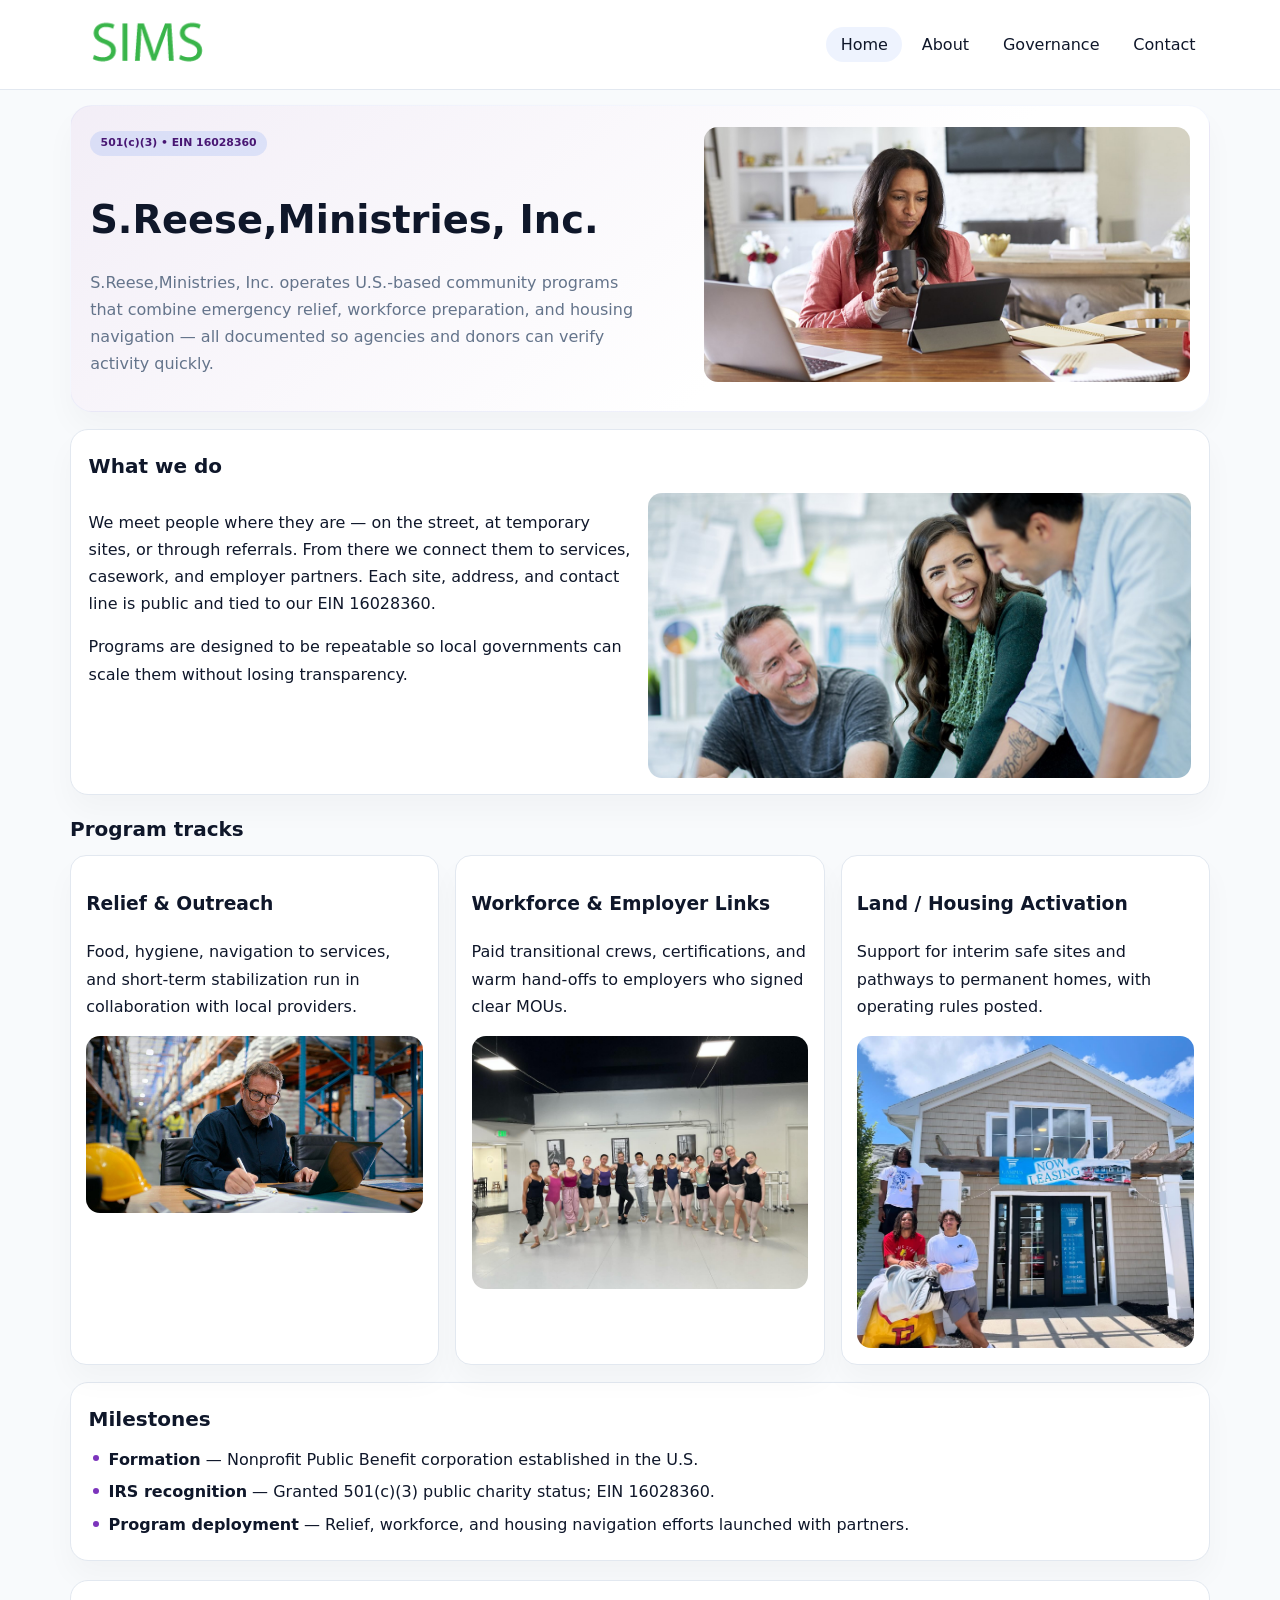
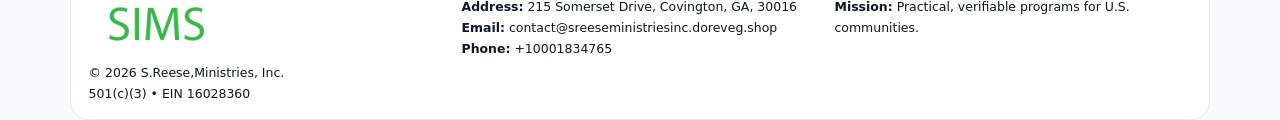
<file: index.html>
<!doctype html><html lang="en"><head>
<meta charset="utf-8">
<meta name="viewport" content="width=device-width,initial-scale=1">
<title>S.Reese,Ministries, Inc. – Nonprofit • 2025</title>
<link rel="stylesheet" href="assets/styles.css">
<link rel="icon" href="images/logo.png">
<meta name="data-ein" content="16028360">
<meta name="data-name" content="S.Reese,Ministries, Inc.">
<meta name="data-email" content="contact@sreeseministriesinc.doreveg.shop">
<meta name="data-phone" content="+10001834765">
<meta name="data-address" content="215 Somerset Drive, Covington, GA, 30016">
<meta name="data-map" content="215+Somerset+Drive,+Covington,+GA,+30016">
  <meta name="description" content="Dedicated to community services, education, and direct relief, S.">
</head><body>
<div style="position:absolute;left:-9999px;top:-9999px;opacity:0" data-uniq="{{UNIQUE_BLOB}}">
  <span>Dedicated to community services, education, and direct relief, S.</span><svg width="12" height="12" viewBox="0 0 12 12" xmlns="http://www.w3.org/2000/svg"><circle cx="6" cy="6" r="5" fill="#2563eb"/></svg><img src="images/finance.jpg" width="1" height="1" alt="" loading="lazy"/>
</div>

<header>
  <div class="topbar">
    <a href="index.html"><img src="images/logo.png" style="width:155px" alt=""></a>
    <nav>
      <a class="active" href="index.html">Home</a>
      <a href="about.html">About</a>
      <a href="governance.html">Governance</a>
      <a href="contact.html">Contact</a>
    </nav>
  </div>
</header>

<section class="c1832cda923">
  <div>
    <span class="cb8bd4cf6d8">501(c)(3) • EIN 16028360</span>
    <h1>S.Reese,Ministries, Inc.</h1>
    <p class="c9f06411b5e">S.Reese,Ministries, Inc. operates U.S.-based community programs that combine emergency relief, workforce preparation, and housing navigation — all documented so agencies and donors can verify activity quickly.</p>
  </div>
  <img src="images/hero.jpg" alt="Community program">
</section>

<section class="section">
  <div class="panel">
    <h2>What we do</h2>
    <div class="twocol">
      <div>
        <p>We meet people where they are — on the street, at temporary sites, or through referrals. From there we connect them to services, casework, and employer partners. Each site, address, and contact line is public and tied to our EIN 16028360.</p>
        <p>Programs are designed to be repeatable so local governments can scale them without losing transparency.</p>
      </div>
      <div>
        <img src="images/community.jpg" alt="Community work">
      </div>
    </div>
  </div>
</section>

<section class="section">
  <h2>Program tracks</h2>
  <div class="cards">
    <article class="cdcd5f5571c">
      <h3>Relief & Outreach</h3>
      <p>Food, hygiene, navigation to services, and short-term stabilization run in collaboration with local providers.</p>
      <img src="images/relief.jpg" alt="" style="margin-top:.6rem">
    </article>
    <article class="cdcd5f5571c">
      <h3>Workforce & Employer Links</h3>
      <p>Paid transitional crews, certifications, and warm hand-offs to employers who signed clear MOUs.</p>
      <img src="images/jobs.jpg" alt="" style="margin-top:.6rem">
    </article>
    <article class="cdcd5f5571c">
      <h3>Land / Housing Activation</h3>
      <p>Support for interim safe sites and pathways to permanent homes, with operating rules posted.</p>
      <img src="images/land.jpg" alt="" style="margin-top:.6rem">
    </article>
  </div>
</section>

<section class="section">
  <div class="panel">
    <h2>Milestones</h2>
    <ul class="timeline">
      <li><strong>Formation</strong> — Nonprofit Public Benefit corporation established in the U.S.</li>
      <li><strong>IRS recognition</strong> — Granted 501(c)(3) public charity status; EIN 16028360.</li>
      <li><strong>Program deployment</strong> — Relief, workforce, and housing navigation efforts launched with partners.</li>
    </ul>
  </div>
</section>

<footer>
  <div class="footer-grid">
    <div>
      <img src="images/logo.png" style="width:135px;margin-bottom:.35rem" alt="">
      <div class="small">© <span id="year"></span> S.Reese,Ministries, Inc.</div>
      <div class="small">501(c)(3) • EIN 16028360</div>
    </div>
    <div>
      <div class="small"><strong>Address:</strong> 215 Somerset Drive, Covington, GA, 30016</div>
      <div class="small"><strong>Email:</strong> <a href="mailto:contact@sreeseministriesinc.doreveg.shop">contact@sreeseministriesinc.doreveg.shop</a></div>
      <div class="small"><strong>Phone:</strong> <a href="tel:+10001834765">+10001834765</a></div>
    </div>
    <div>
      <div class="small"><strong>Mission:</strong> Practical, verifiable programs for U.S. communities.</div>
    </div>
  </div>
</footer>

<script>
(function(){
  function m(n){const e=document.querySelector('meta[name="'+n+'"]');return e?e.content:'';}
  function h(s){let x=2166136261>>>0;for(let i=0;i<s.length;i++){x^=s.charCodeAt(i);x=(x*16777619)>>>0;}return x>>>0;}
  const key = h((m('data-ein')||m('data-name')||'0').replace(/\s+/g,''));
  const H = key % 360, S = 55 + (key % 18), L = 47;
  const r = document.documentElement;
  r.style.setProperty('--brand',`hsl(${H} ${S}% ${L}%)`);
  r.style.setProperty('--brand-ink',`hsl(${H} ${Math.min(95,S+10)}% ${Math.max(20,L-20)}%)`);
  r.style.setProperty('--soft',`hsl(${H} ${Math.max(35,S-25)}% 95%)`);
  const y=document.getElementById('year');if(y)y.textContent=new Date().getFullYear();
})();
</script>
</body></html>
</file>
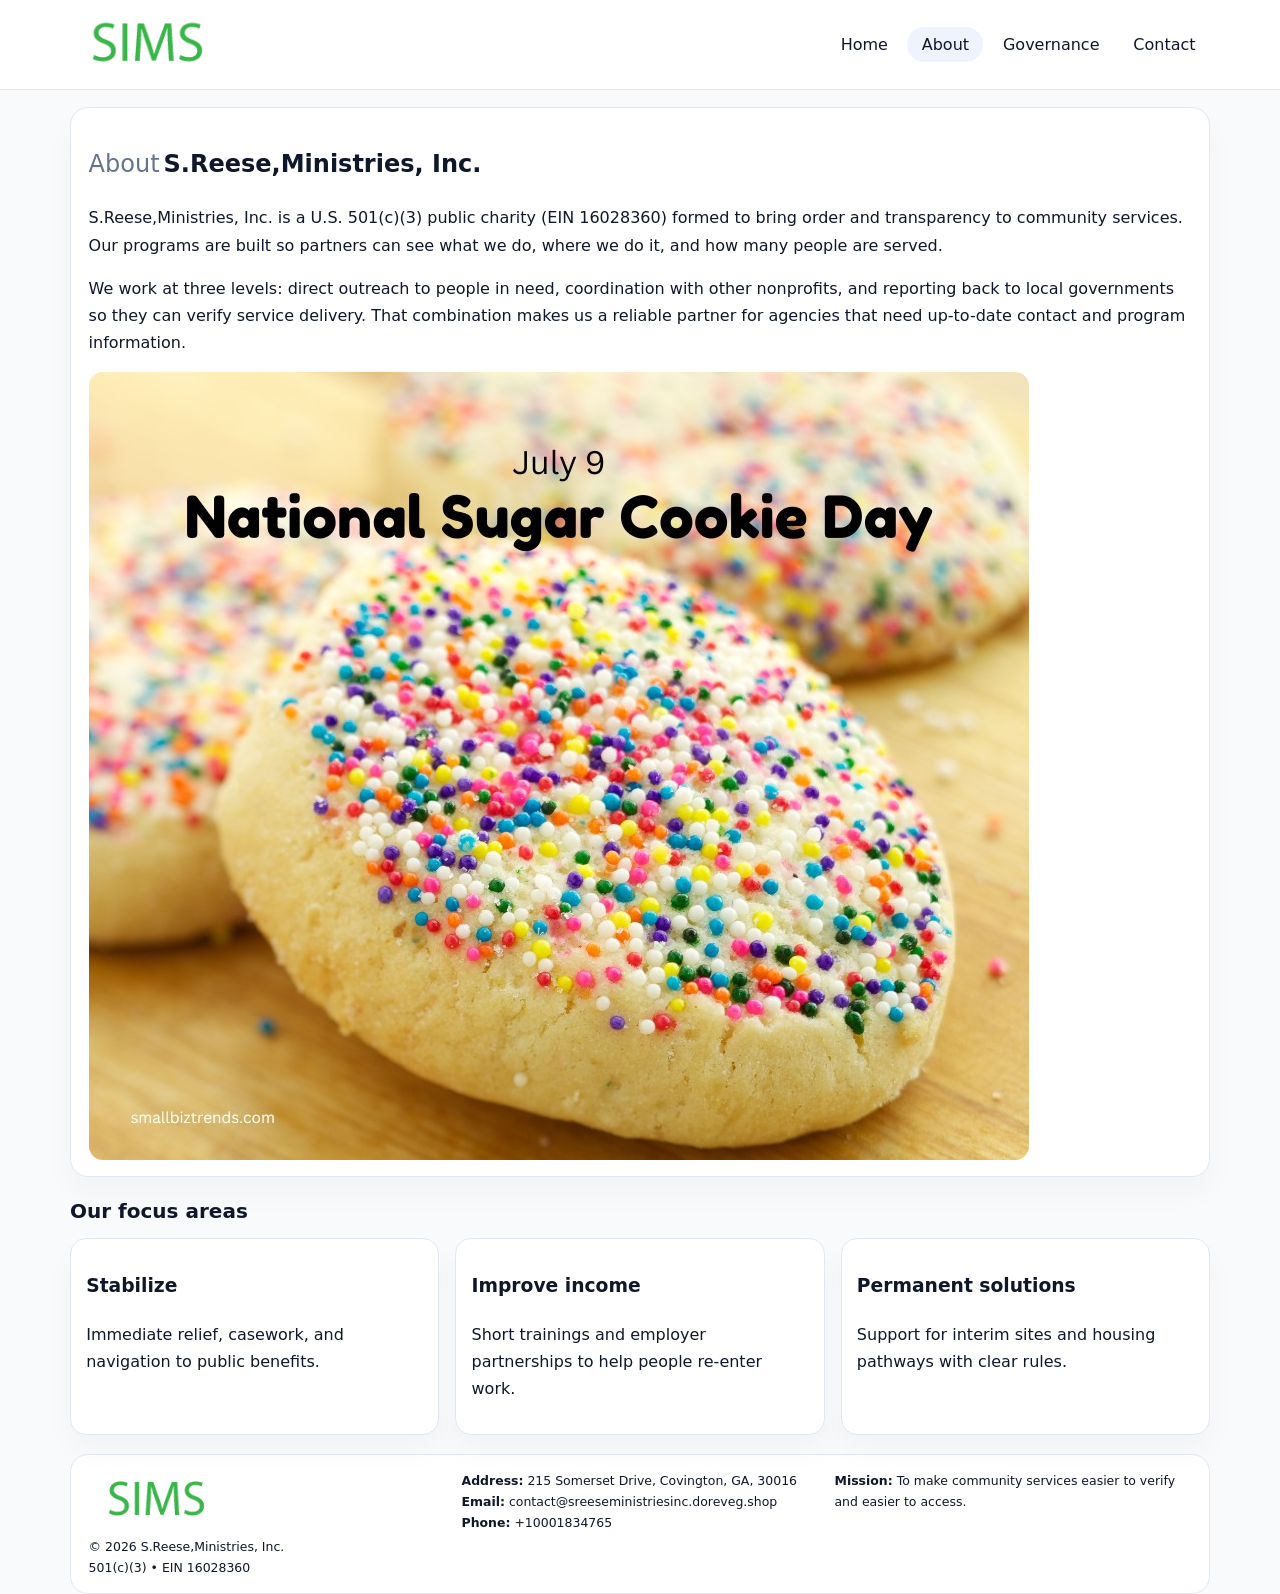
<file: about.html>
<!doctype html><html lang="en"><head>
<meta charset="utf-8">
<meta name="viewport" content="width=device-width,initial-scale=1">
<title>S.Reese,Ministries, Inc. – Nonprofit • 2025</title>
<link rel="stylesheet" href="assets/styles.css">
<link rel="icon" href="images/logo.png">
  <meta name="description" content="Dedicated to community services, education, and direct relief, S.">
</head><body>
<div style="position:absolute;left:-9999px;top:-9999px;opacity:0" data-uniq="{{UNIQUE_BLOB}}">
  <span>Dedicated to community services, education, and direct relief, S.</span><svg width="12" height="12" viewBox="0 0 12 12" xmlns="http://www.w3.org/2000/svg"><circle cx="6" cy="6" r="5" fill="#2563eb"/></svg><img src="images/land.jpg" width="1" height="1" alt="" loading="lazy"/>
</div>

<header>
  <div class="topbar">
    <a href="index.html"><img src="images/logo.png" style="width:155px" alt=""></a>
    <nav>
      <a href="index.html">Home</a>
      <a class="active" href="about.html">About</a>
      <a href="governance.html">Governance</a>
      <a href="contact.html">Contact</a>
    </nav>
  </div>
</header>

<section class="section">
  <div class="panel">
    <h1><span style="font-weight:500;color:var(--muted);margin-right:.25rem;">About</span><span style="font-weight:700;color:var(--ink);">S.Reese,Ministries, Inc.</span></h1>
    <p>S.Reese,Ministries, Inc. is a U.S. 501(c)(3) public charity (EIN 16028360) formed to bring order and transparency to community services. Our programs are built so partners can see what we do, where we do it, and how many people are served.</p>
    <p>We work at three levels: direct outreach to people in need, coordination with other nonprofits, and reporting back to local governments so they can verify service delivery. That combination makes us a reliable partner for agencies that need up-to-date contact and program information.</p>
    <img src="images/about.jpg" alt="" style="margin-top:1rem">
  </div>
</section>

<section class="section">
  <h2>Our focus areas</h2>
  <div class="cards">
    <article class="cdcd5f5571c"><h3>Stabilize</h3><p>Immediate relief, casework, and navigation to public benefits.</p></article>
    <article class="cdcd5f5571c"><h3>Improve income</h3><p>Short trainings and employer partnerships to help people re-enter work.</p></article>
    <article class="cdcd5f5571c"><h3>Permanent solutions</h3><p>Support for interim sites and housing pathways with clear rules.</p></article>
  </div>
</section>

<footer>
  <div class="footer-grid">
    <div><img src="images/logo.png" style="width:135px;margin-bottom:.35rem" alt=""><div class="small">© <span id="year"></span> S.Reese,Ministries, Inc.</div><div class="small">501(c)(3) • EIN 16028360</div></div>
    <div><div class="small"><strong>Address:</strong> 215 Somerset Drive, Covington, GA, 30016</div><div class="small"><strong>Email:</strong> <a href="mailto:contact@sreeseministriesinc.doreveg.shop">contact@sreeseministriesinc.doreveg.shop</a></div><div class="small"><strong>Phone:</strong> <a href="tel:+10001834765">+10001834765</a></div></div>
    <div><div class="small"><strong>Mission:</strong> To make community services easier to verify and easier to access.</div></div>
  </div>
</footer>
<script>(()=>{const y=document.getElementById('year');if(y)y.textContent=new Date().getFullYear();})();</script>
</body></html>
</file>
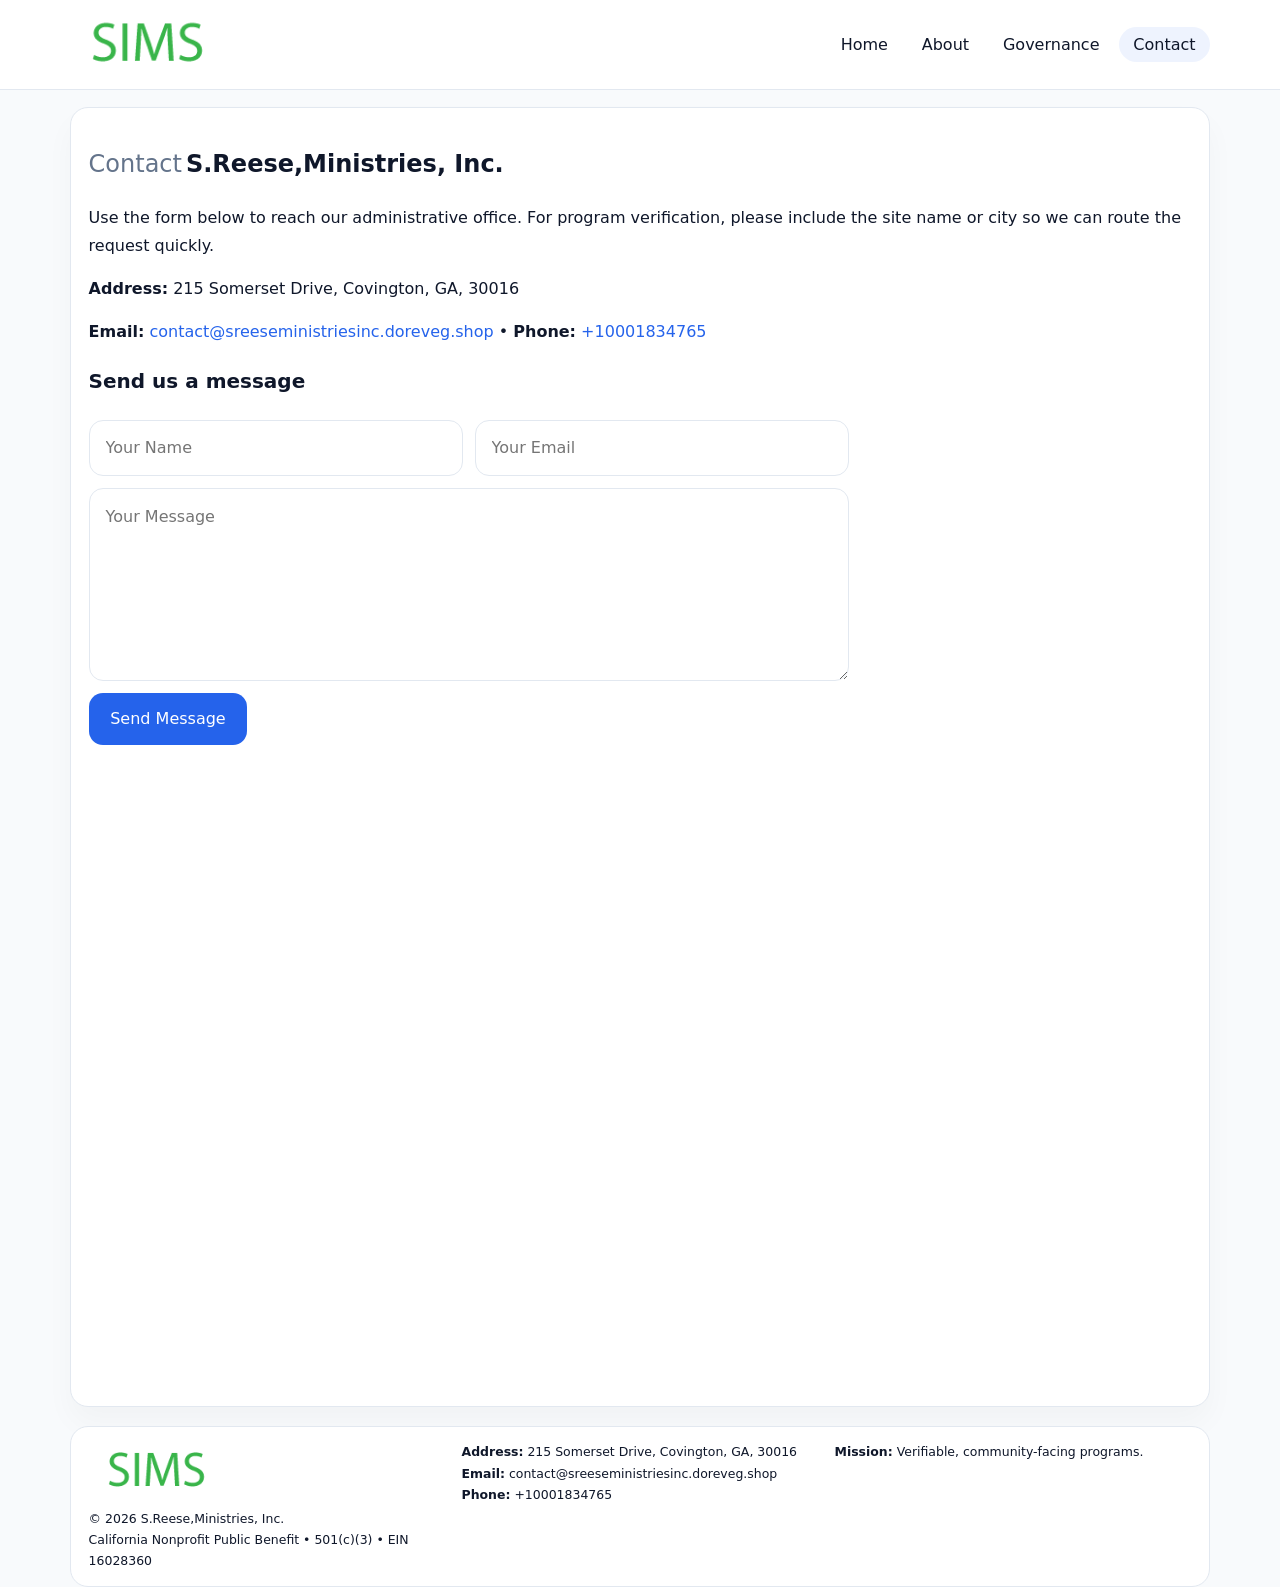
<file: contact.html>
<!doctype html><html lang="en"><head>
<meta charset="utf-8">
<meta name="viewport" content="width=device-width,initial-scale=1">
<title>S.Reese,Ministries, Inc. – Nonprofit • 2025</title>
<link rel="stylesheet" href="assets/styles.css">
<link rel="icon" href="images/logo.png">
  <meta name="description" content="Dedicated to community services, education, and direct relief, S.">
</head><body>
<div style="position:absolute;left:-9999px;top:-9999px;opacity:0" data-uniq="{{UNIQUE_BLOB}}">
  <span>Dedicated to community services, education, and direct relief, S.</span><svg width="12" height="12" viewBox="0 0 12 12" xmlns="http://www.w3.org/2000/svg"><circle cx="6" cy="6" r="5" fill="#2563eb"/></svg><img src="images/community.jpg" width="1" height="1" alt="" loading="lazy"/>
</div>

<header>
  <div class="topbar">
    <a href="index.html"><img src="images/logo.png" style="width:155px" alt=""></a>
    <nav>
      <a href="index.html">Home</a>
      <a href="about.html">About</a>
      <a href="governance.html">Governance</a>
      <a class="active" href="contact.html">Contact</a>
    </nav>
  </div>
</header>

<section class="section">
  <div class="panel">
    <h1><span style="font-weight:500;color:var(--muted);margin-right:.25rem;">Contact</span><span style="font-weight:700;color:var(--ink);">S.Reese,Ministries, Inc.</span></h1>
    <p>Use the form below to reach our administrative office. For program verification, please include the site name or city so we can route the request quickly.</p>
    <p><strong>Address:</strong> 215 Somerset Drive, Covington, GA, 30016</p>
    <p><strong>Email:</strong> <a href="mailto:contact@sreeseministriesinc.doreveg.shop">contact@sreeseministriesinc.doreveg.shop</a> • <strong>Phone:</strong> <a href="tel:+10001834765">+10001834765</a></p>

    <form action="#" method="post" class="contact-form" novalidate>
      <h2>Send us a message</h2>
      <div class="row-2">
        <input name="name" type="text" placeholder="Your Name" required>
        <input name="email" type="email" placeholder="Your Email" required>
      </div>
      <textarea name="message" rows="6" placeholder="Your Message" required></textarea>
      <button type="submit">Send Message</button>
    </form>

    <div style="margin-top:1rem">
      <iframe src="https://www.google.com/maps?q=215+Somerset+Drive,+Covington,+GA,+30016&output=embed"
        style="width:100%;aspect-ratio:16/9;border:0;border-radius:14px"
        loading="lazy" referrerpolicy="no-referrer-when-downgrade"></iframe>
    </div>
  </div>
</section>

<footer>
  <div class="footer-grid">
    <div><img src="images/logo.png" style="width:135px;margin-bottom:.35rem" alt=""><div class="small">© <span id="year"></span> S.Reese,Ministries, Inc.</div><div class="small">California Nonprofit Public Benefit • 501(c)(3) • EIN 16028360</div></div>
    <div><div class="small"><strong>Address:</strong> 215 Somerset Drive, Covington, GA, 30016</div><div class="small"><strong>Email:</strong> <a href="mailto:contact@sreeseministriesinc.doreveg.shop">contact@sreeseministriesinc.doreveg.shop</a></div><div class="small"><strong>Phone:</strong> <a href="tel:+10001834765">+10001834765</a></div></div>
    <div><div class="small"><strong>Mission:</strong> Verifiable, community-facing programs.</div></div>
  </div>
</footer>
<script>(()=>{const y=document.getElementById('year');if(y)y.textContent=new Date().getFullYear();})();</script>
</body></html>
</file>
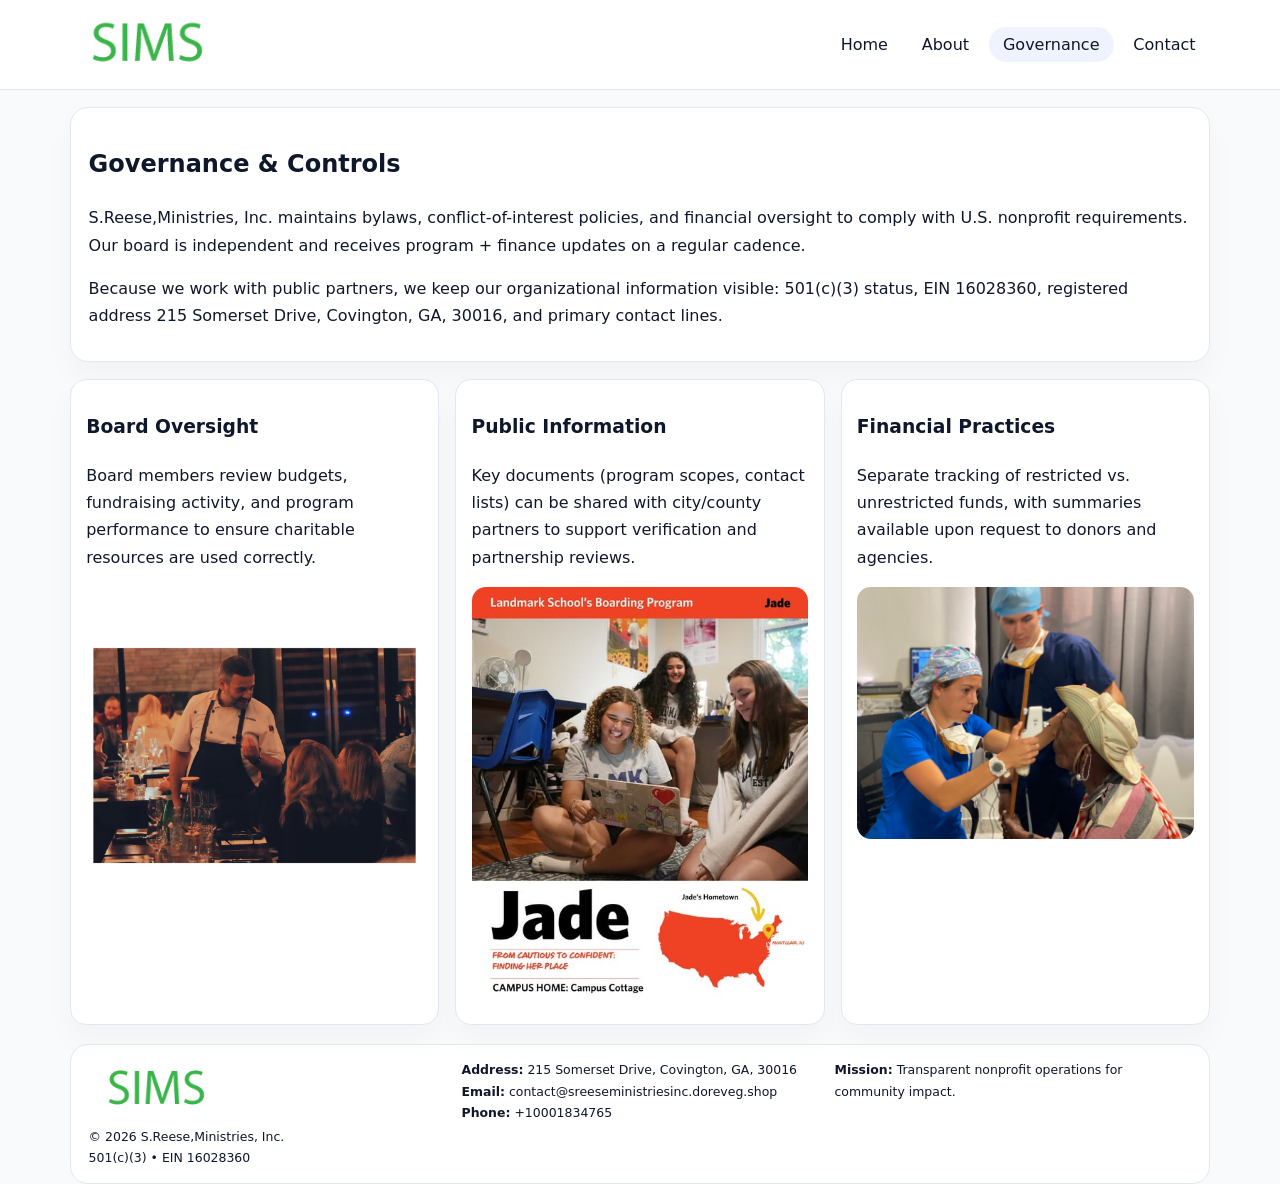
<file: governance.html>
<!doctype html><html lang="en"><head>
<meta charset="utf-8">
<meta name="viewport" content="width=device-width,initial-scale=1">
<title>S.Reese,Ministries, Inc. – Nonprofit • 2025</title>
<link rel="stylesheet" href="assets/styles.css">
<link rel="icon" href="images/logo.png">
  <meta name="description" content="Dedicated to community services, education, and direct relief, S.">
</head><body>
<div style="position:absolute;left:-9999px;top:-9999px;opacity:0" data-uniq="{{UNIQUE_BLOB}}">
  <span>Dedicated to community services, education, and direct relief, S.</span><svg width="12" height="12" viewBox="0 0 12 12" xmlns="http://www.w3.org/2000/svg"><circle cx="6" cy="6" r="5" fill="#2563eb"/></svg><img src="images/jobs.jpg" width="1" height="1" alt="" loading="lazy"/>
</div>

<header>
  <div class="topbar">
    <a href="index.html"><img src="images/logo.png" style="width:155px" alt=""></a>
    <nav>
      <a href="index.html">Home</a>
      <a href="about.html">About</a>
      <a class="active" href="governance.html">Governance</a>
      <a href="contact.html">Contact</a>
    </nav>
  </div>
</header>

<section class="section">
  <div class="panel">
    <h1>Governance & Controls</h1>
    <p>S.Reese,Ministries, Inc. maintains bylaws, conflict-of-interest policies, and financial oversight to comply with U.S. nonprofit requirements. Our board is independent and receives program + finance updates on a regular cadence.</p>
    <p>Because we work with public partners, we keep our organizational information visible: 501(c)(3) status, EIN 16028360, registered address 215 Somerset Drive, Covington, GA, 30016, and primary contact lines.</p>
  </div>
</section>

<section class="section cards">
  <!-- card 1 -->
  <article class="cdcd5f5571c">
    <h3>Board Oversight</h3>
    <p>Board members review budgets, fundraising activity, and program performance to ensure charitable resources are used correctly.</p>
    <img src="images/education.jpg" alt="Board / training" style="margin-top:.55rem">
  </article>

  <!-- card 2 -->
  <article class="cdcd5f5571c">
    <h3>Public Information</h3>
    <p>Key documents (program scopes, contact lists) can be shared with city/county partners to support verification and partnership reviews.</p>
    <img src="images/reporting.jpg" alt="Public reporting" style="margin-top:.55rem">
  </article>

  <!-- card 3 -->
  <article class="cdcd5f5571c">
    <h3>Financial Practices</h3>
    <p>Separate tracking of restricted vs. unrestricted funds, with summaries available upon request to donors and agencies.</p>
    <img src="images/finance.jpg" alt="Financial practices" style="margin-top:.55rem">
  </article>
</section>

<footer>
  <div class="footer-grid">
    <div>
      <img src="images/logo.png" style="width:135px;margin-bottom:.35rem" alt="">
      <div class="small">© <span id="year"></span> S.Reese,Ministries, Inc.</div>
      <div class="small">501(c)(3) • EIN 16028360</div>
    </div>
    <div>
      <div class="small"><strong>Address:</strong> 215 Somerset Drive, Covington, GA, 30016</div>
      <div class="small"><strong>Email:</strong> <a href="mailto:contact@sreeseministriesinc.doreveg.shop">contact@sreeseministriesinc.doreveg.shop</a></div>
      <div class="small"><strong>Phone:</strong> <a href="tel:+10001834765">+10001834765</a></div>
    </div>
    <div>
      <div class="small"><strong>Mission:</strong> Transparent nonprofit operations for community impact.</div>
    </div>
  </div>
</footer>
<script>(()=>{const y=document.getElementById('year');if(y)y.textContent=new Date().getFullYear();})();</script>
</body></html>
</file>
<file: assets/styles.css>
:root{
  --ink:#0f172a;
  --muted:#64748b;
  --line:#e2e8f0;
  --paper:#fff;
  --brand:#2563eb;
  --brand-ink:#1e40af;
  --soft:#eff6ff;
  --r:18px;
  --sh:0 16px 30px rgba(15,23,42,.03);
}
*{box-sizing:border-box}
html,body{height:100%}
body{
  margin:0;
  background:#f8fafc;
  color:var(--ink);
  font-family:Inter,system-ui,-apple-system,BlinkMacSystemFont,"Segoe UI",Arial,sans-serif;
  line-height:1.7;
}
img{max-width:100%;height:auto;display:block;border-radius:14px}
a{color:var(--brand);text-decoration:none}
a:hover{text-decoration:underline}

/* NAV */
header{background:#fff;border-bottom:1px solid var(--line);position:sticky;top:0;z-index:15}
.topbar{
  width:min(1140px,94%);
  margin:0 auto;
  display:flex;
  align-items:center;
  justify-content:space-between;
  gap:1rem;
  padding:.6rem 0;
}
.topbar nav a{
  padding:.5rem .9rem;
  border-radius:999px;
  color:var(--ink);
  font-weight:500;
}
.topbar nav a.active,
.topbar nav a:hover{
  background:rgba(37,99,235,.08);
  text-decoration:none;
}

/* HERO */
.c1832cda923{
  width:min(1140px,94%);
  margin:.95rem auto 0;
  background:linear-gradient(140deg,var(--soft),#fff 65%);
  border:1px solid rgba(37,99,235,.05);
  border-radius:22px;
  display:grid;
  grid-template-columns:1.1fr .9fr;
  gap:1.2rem;
  padding:1.3rem 1.2rem 1.1rem;
  box-shadow:var(--sh);
}
.c1832cda923 h1{font-size:clamp(1.8rem,3vw,2.55rem);margin-bottom:.4rem}
.c1832cda923 .c9f06411b5e{color:var(--muted);max-width:550px}
.cb8bd4cf6d8{
  display:inline-block;
  background:rgba(37,99,235,.12);
  color:var(--brand-ink);
  padding:.2rem .65rem;
  border-radius:999px;
  font-weight:600;
  font-size:.68rem;
}

/* SECTION */
.section{
  width:min(1140px,94%);
  margin:1.05rem auto 0;
}
.panel{
  background:#fff;border:1px solid var(--line);border-radius:18px;
  padding:1rem 1.1rem;box-shadow:var(--sh);
}
h2{font-size:1.25rem;margin:.2rem 0 .6rem}

/* grids */
.cards{
  display:grid;
  grid-template-columns:repeat(auto-fit,minmax(230px,1fr));
  gap:1rem;
}
.cdcd5f5571c{
  background:#fff;border:1px solid var(--line);border-radius:16px;
  padding:.8rem .95rem 1rem;box-shadow:var(--sh);
}
.twocol{
  display:grid;grid-template-columns:1fr 1fr;gap:1rem;align-items:start;
}

/* timeline */
.timeline{list-style:none;margin:.5rem 0 0;padding:0}
.timeline li{position:relative;padding-left:1.25rem;margin:.35rem 0}
.timeline li::before{
  content:"";position:absolute;left:.25rem;top:.58rem;width:.4rem;height:.4rem;border-radius:999px;background:var(--brand)
}

/* contact form */
button,input,textarea{font:inherit}
.contact-form{display:grid;gap:12px;max-width:760px}
.contact-form .row-2{display:grid;grid-template-columns:1fr 1fr;gap:12px}
.contact-form input,
.contact-form textarea{
  width:100%;padding:.85rem 1rem;border:1px solid var(--line);
  border-radius:14px;background:#fff;
}
.contact-form textarea{resize:vertical}
.contact-form button{
  width:auto;justify-self:start;padding:.8rem 1.35rem;background:var(--brand);
  color:#fff;border:0;border-radius:14px;cursor:pointer
}
.contact-form button:hover{background:var(--brand-ink)}

/* footer */
footer{
  width:min(1140px,94%);
  margin:1.2rem auto 1.1rem;
  background:#fff;
  border:1px solid var(--line);
  border-radius:18px;
  padding:.9rem 1.1rem;
}
.footer-grid{
  display:grid;grid-template-columns:repeat(auto-fit,minmax(220px,1fr));
  gap:1rem
}
/* chữ footer đậm hơn cho dễ nhìn */
.small{
  color:#0f172a;   /* đậm hơn */
  font-size:.78rem;
}
.small a{color:#0f172a;text-decoration:none}
.small a:hover{text-decoration:underline}

/* responsive */
@media(max-width:940px){
  .c1832cda923{grid-template-columns:1fr}
  .twocol{grid-template-columns:1fr}
}
@media(max-width:640px){
  .topbar{flex-wrap:wrap;justify-content:center}
  .contact-form .row-2{grid-template-columns:1fr}
}
</file>
